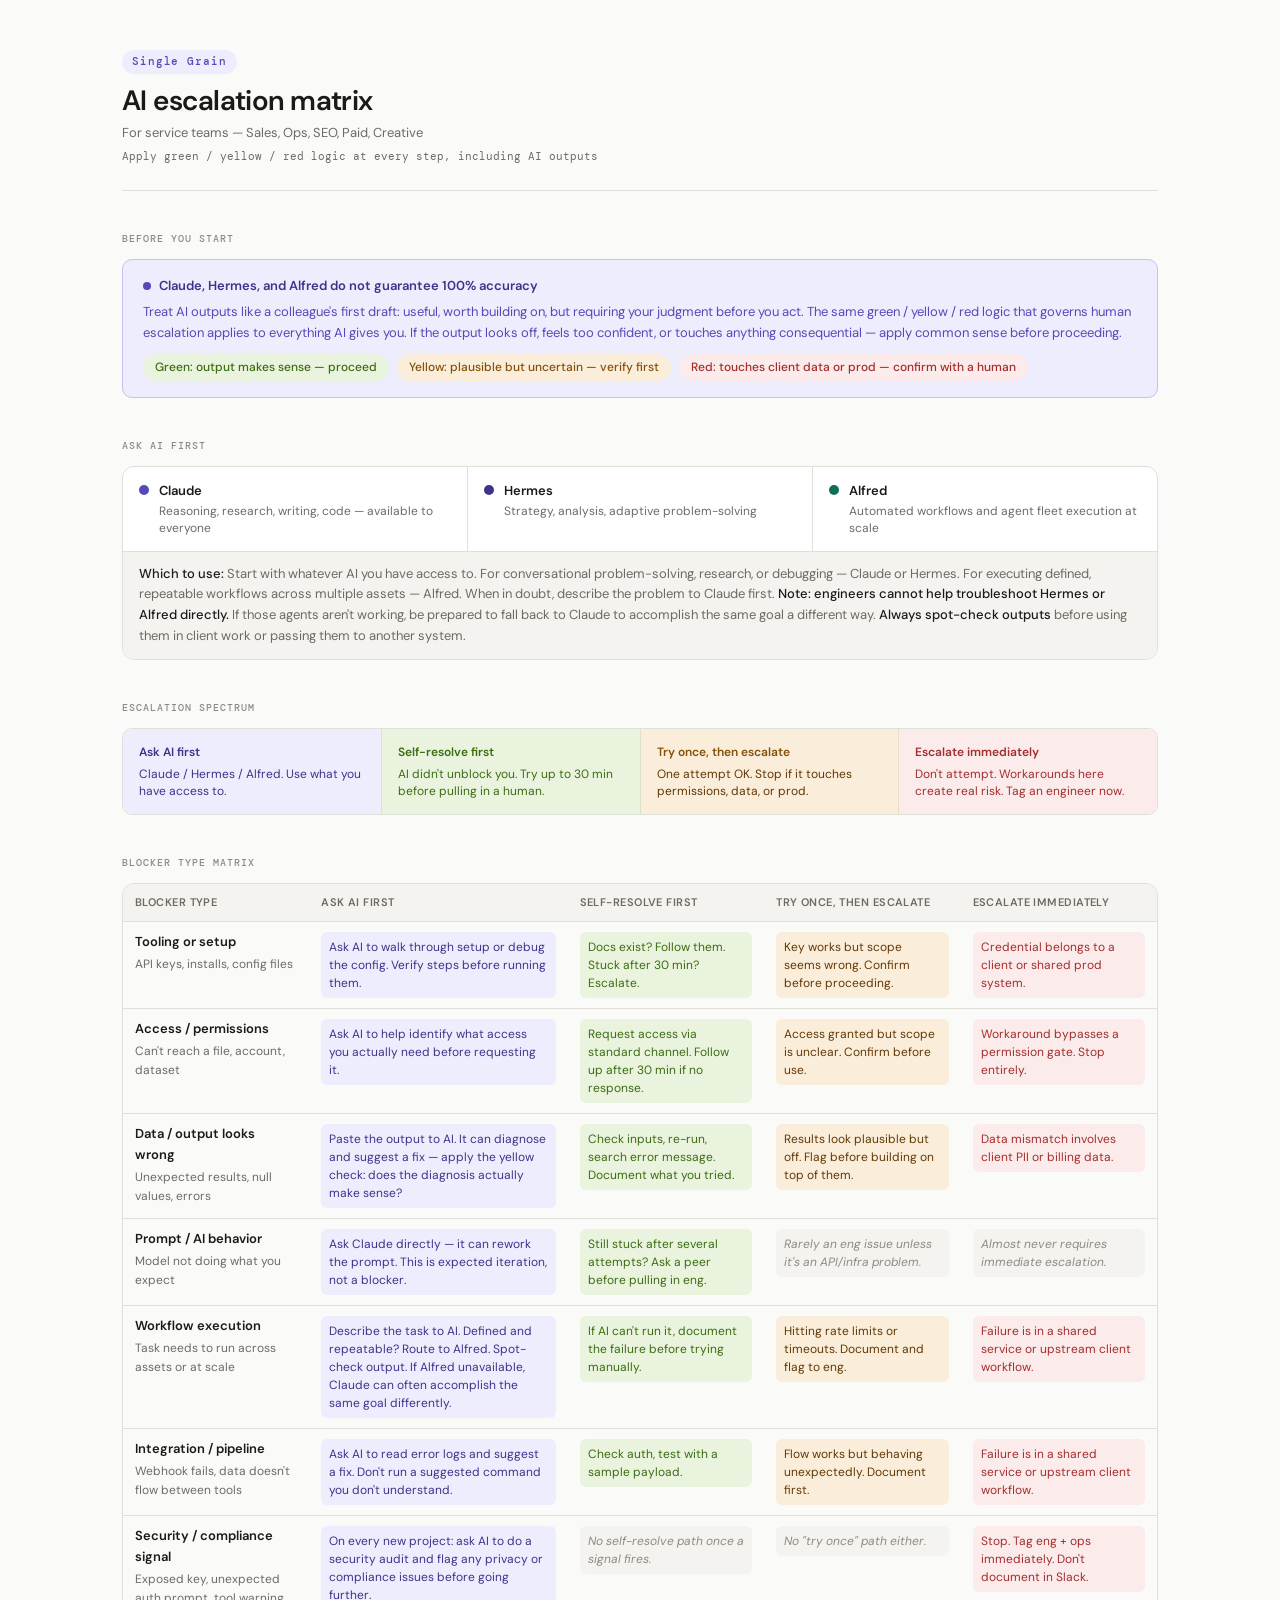
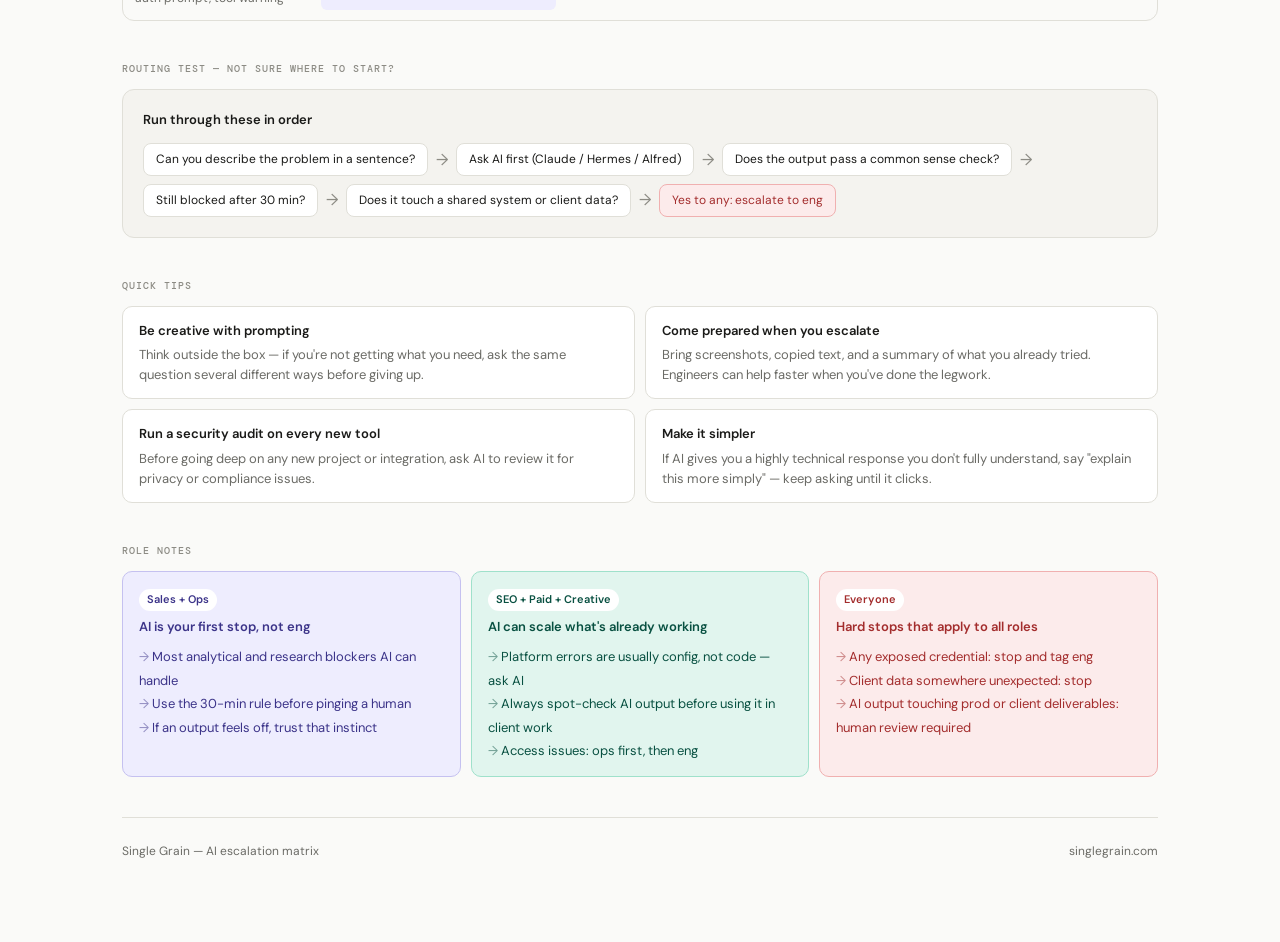
<file: ai-escalation-matrix.html>
<!DOCTYPE html>
<html lang="en">
<head>
<meta charset="UTF-8">
<meta name="viewport" content="width=device-width, initial-scale=1.0">
<title>AI Escalation Matrix — Single Grain</title>
<link rel="preconnect" href="https://fonts.googleapis.com">
<link rel="preconnect" href="https://fonts.gstatic.com" crossorigin>
<link href="https://fonts.googleapis.com/css2?family=DM+Sans:wght@300;400;500;600&family=DM+Mono:wght@400;500&display=swap" rel="stylesheet">
<style>
  :root {
    --purple-light: #EEEDFE; --purple-mid: #534AB7; --purple-dark: #3C3489;
    --green-light: #EAF3DE; --green-dark: #3B6D11;
    --yellow-light: #FAEEDA; --yellow-dark: #854F0B; --yellow-text: #633806;
    --red-light: #FCEBEB; --red-dark: #A32D2D;
    --gray-light: #F4F3EF; --gray-mid: #8C8B84; --gray-dark: #3A3A38;
    --teal-light: #E1F5EE; --teal-dark: #085041;
    --border: #E0DFD8; --text: #1A1A18; --text-muted: #6B6B66;
    --bg: #FAFAF8; --card-bg: #FFFFFF;
    --font: 'DM Sans', sans-serif; --mono: 'DM Mono', monospace;
  }
  *, *::before, *::after { box-sizing: border-box; margin: 0; padding: 0; }
  body { font-family: var(--font); background: var(--bg); color: var(--text); font-size: 15px; line-height: 1.6; }
  .page { max-width: 1100px; margin: 0 auto; padding: 3rem 2rem 5rem; }
  .header { margin-bottom: 2.5rem; padding-bottom: 1.5rem; border-bottom: 1px solid var(--border); }
  .org-tag { font-family: var(--mono); font-size: 11px; font-weight: 500; letter-spacing: 0.08em; color: var(--purple-mid); background: var(--purple-light); padding: 3px 10px; border-radius: 20px; display: inline-block; margin-bottom: 10px; }
  h1 { font-size: 28px; font-weight: 600; letter-spacing: -0.02em; line-height: 1.2; }
  .header-meta { font-size: 13px; color: var(--text-muted); margin-top: 6px; }
  .updated { font-family: var(--mono); font-size: 11px; color: var(--text-muted); margin-top: 4px; }
  .section-label { font-family: var(--mono); font-size: 10px; font-weight: 500; letter-spacing: 0.1em; text-transform: uppercase; color: var(--gray-mid); margin-bottom: 12px; }
  .caveat { background: var(--purple-light); border: 1px solid #C5C1F0; border-radius: 10px; padding: 1rem 1.25rem; margin-bottom: 2rem; }
  .caveat-title { font-size: 13px; font-weight: 600; color: var(--purple-dark); margin-bottom: 6px; display: flex; align-items: center; gap: 8px; }
  .caveat-title::before { content: ''; width: 8px; height: 8px; border-radius: 50%; background: var(--purple-mid); flex-shrink: 0; }
  .caveat-body { font-size: 13px; color: var(--purple-mid); line-height: 1.6; margin-bottom: 10px; }
  .caveat-pills { display: flex; gap: 8px; flex-wrap: wrap; }
  .pill { font-size: 12px; font-weight: 500; padding: 4px 12px; border-radius: 20px; }
  .pill-green { background: var(--green-light); color: var(--green-dark); }
  .pill-yellow { background: var(--yellow-light); color: var(--yellow-dark); }
  .pill-red { background: var(--red-light); color: var(--red-dark); }
  .ai-card { background: var(--card-bg); border: 1px solid var(--border); border-radius: 12px; margin-bottom: 2rem; overflow: hidden; }
  .ai-pills-row { display: flex; border-bottom: 1px solid var(--border); }
  .ai-tool { flex: 1; padding: 14px 16px; display: flex; align-items: flex-start; gap: 10px; border-right: 1px solid var(--border); }
  .ai-tool:last-child { border-right: none; }
  .tool-dot { width: 10px; height: 10px; border-radius: 50%; flex-shrink: 0; margin-top: 4px; }
  .dot-claude { background: #534AB7; } .dot-hermes { background: #3C3489; } .dot-alfred { background: #0F6E56; }
  .tool-name { font-size: 13px; font-weight: 600; }
  .tool-desc { font-size: 12px; color: var(--text-muted); line-height: 1.4; margin-top: 1px; }
  .ai-note { padding: 12px 16px; font-size: 13px; color: var(--text-muted); line-height: 1.6; background: var(--gray-light); }
  .ai-note strong { color: var(--text); font-weight: 500; }
  .spectrum { display: flex; border-radius: 10px; overflow: hidden; border: 1px solid var(--border); margin-bottom: 2rem; }
  .zone { flex: 1; padding: 14px 16px; border-right: 1px solid rgba(0,0,0,0.07); }
  .zone:last-child { border-right: none; }
  .zone-label { font-size: 12px; font-weight: 600; margin-bottom: 4px; }
  .zone-desc { font-size: 12px; line-height: 1.4; }
  .zone-purple { background: var(--purple-light); } .zone-purple .zone-label, .zone-purple .zone-desc { color: var(--purple-dark); }
  .zone-green { background: var(--green-light); } .zone-green .zone-label, .zone-green .zone-desc { color: var(--green-dark); }
  .zone-yellow { background: var(--yellow-light); } .zone-yellow .zone-label { color: var(--yellow-dark); } .zone-yellow .zone-desc { color: var(--yellow-text); }
  .zone-red { background: var(--red-light); } .zone-red .zone-label, .zone-red .zone-desc { color: var(--red-dark); }
  .matrix-wrap { overflow-x: auto; margin-bottom: 2rem; border: 1px solid var(--border); border-radius: 12px; }
  table { width: 100%; border-collapse: collapse; font-size: 13px; min-width: 700px; }
  thead tr { background: var(--gray-light); }
  th { padding: 10px 12px; text-align: left; font-size: 11px; font-weight: 600; color: var(--text-muted); letter-spacing: 0.04em; text-transform: uppercase; border-bottom: 1px solid var(--border); }
  td { padding: 10px 12px; vertical-align: top; border-bottom: 1px solid var(--border); }
  tbody tr:last-child td { border-bottom: none; }
  tbody tr:hover { background: #FAFAF6; }
  .blocker-name { font-weight: 600; font-size: 13px; }
  .blocker-ex { font-size: 12px; color: var(--text-muted); margin-top: 2px; }
  .c-purple { background: var(--purple-light); color: var(--purple-dark); border-radius: 6px; padding: 6px 8px; font-size: 12px; line-height: 1.5; }
  .c-green { background: var(--green-light); color: var(--green-dark); border-radius: 6px; padding: 6px 8px; font-size: 12px; line-height: 1.5; }
  .c-yellow { background: var(--yellow-light); color: var(--yellow-text); border-radius: 6px; padding: 6px 8px; font-size: 12px; line-height: 1.5; }
  .c-red { background: var(--red-light); color: var(--red-dark); border-radius: 6px; padding: 6px 8px; font-size: 12px; line-height: 1.5; }
  .c-gray { background: var(--gray-light); color: var(--gray-mid); border-radius: 6px; padding: 6px 8px; font-size: 12px; line-height: 1.5; font-style: italic; }
  .routing { background: var(--gray-light); border: 1px solid var(--border); border-radius: 12px; padding: 1.25rem; margin-bottom: 2rem; }
  .routing-title { font-size: 13px; font-weight: 600; margin-bottom: 12px; }
  .routing-steps { display: flex; gap: 8px; align-items: center; flex-wrap: wrap; }
  .rt-step { background: var(--card-bg); border: 1px solid var(--border); border-radius: 8px; padding: 7px 12px; font-size: 12px; line-height: 1.4; }
  .rt-arrow { color: var(--gray-mid); font-size: 16px; flex-shrink: 0; }
  .rt-stop { background: var(--red-light); border-color: #F0B0B0; color: var(--red-dark); }
  .tips-grid { display: grid; grid-template-columns: 1fr 1fr; gap: 10px; margin-bottom: 2rem; }
  .tip { background: var(--card-bg); border: 1px solid var(--border); border-radius: 10px; padding: 14px 16px; }
  .tip-title { font-size: 13px; font-weight: 600; margin-bottom: 4px; }
  .tip-body { font-size: 13px; color: var(--text-muted); line-height: 1.5; }
  .role-grid { display: grid; grid-template-columns: repeat(3, 1fr); gap: 10px; margin-bottom: 2rem; }
  .role-card { border-radius: 10px; padding: 14px 16px; border: 1px solid transparent; }
  .role-tag { font-size: 11px; font-weight: 600; display: inline-block; margin-bottom: 6px; padding: 2px 8px; border-radius: 20px; }
  .role-card h3 { font-size: 13px; font-weight: 600; margin-bottom: 8px; }
  .role-card ul { list-style: none; font-size: 13px; line-height: 1.8; }
  .role-card ul li::before { content: "→ "; opacity: 0.5; }
  .role-purple { background: var(--purple-light); border-color: #C5C1F0; }
  .role-purple .role-tag { background: white; color: var(--purple-dark); }
  .role-purple h3, .role-purple ul { color: var(--purple-dark); }
  .role-teal { background: var(--teal-light); border-color: #9FE1CB; }
  .role-teal .role-tag { background: white; color: var(--teal-dark); }
  .role-teal h3, .role-teal ul { color: var(--teal-dark); }
  .role-red { background: var(--red-light); border-color: #F0B0B0; }
  .role-red .role-tag { background: white; color: var(--red-dark); }
  .role-red h3, .role-red ul { color: var(--red-dark); }
  .footer { border-top: 1px solid var(--border); padding-top: 1.5rem; font-size: 12px; color: var(--text-muted); display: flex; justify-content: space-between; align-items: center; flex-wrap: wrap; gap: 8px; }
  section { margin-bottom: 2.5rem; }
  @media (max-width: 700px) {
    .ai-pills-row { flex-direction: column; } .ai-tool { border-right: none; border-bottom: 1px solid var(--border); }
    .spectrum { flex-direction: column; } .zone { border-right: none; border-bottom: 1px solid rgba(0,0,0,0.07); }
    .tips-grid, .role-grid { grid-template-columns: 1fr; } h1 { font-size: 22px; }
  }
</style>
</head>
<body>
<div class="page">
  <header class="header">
    <div class="org-tag">Single Grain</div>
    <div class="header-top">
      <div>
        <h1>AI escalation matrix</h1>
        <p class="header-meta">For service teams — Sales, Ops, SEO, Paid, Creative</p>
        <p class="updated">Apply green / yellow / red logic at every step, including AI outputs</p>
      </div>
    </div>
  </header>
  <section>
    <p class="section-label">Before you start</p>
    <div class="caveat">
      <div class="caveat-title">Claude, Hermes, and Alfred do not guarantee 100% accuracy</div>
      <p class="caveat-body">Treat AI outputs like a colleague's first draft: useful, worth building on, but requiring your judgment before you act. The same green / yellow / red logic that governs human escalation applies to everything AI gives you. If the output looks off, feels too confident, or touches anything consequential — apply common sense before proceeding.</p>
      <div class="caveat-pills">
        <span class="pill pill-green">Green: output makes sense — proceed</span>
        <span class="pill pill-yellow">Yellow: plausible but uncertain — verify first</span>
        <span class="pill pill-red">Red: touches client data or prod — confirm with a human</span>
      </div>
    </div>
  </section>
  <section>
    <p class="section-label">Ask AI first</p>
    <div class="ai-card">
      <div class="ai-pills-row">
        <div class="ai-tool"><div class="tool-dot dot-claude"></div><div class="tool-info"><div class="tool-name">Claude</div><div class="tool-desc">Reasoning, research, writing, code — available to everyone</div></div></div>
        <div class="ai-tool"><div class="tool-dot dot-hermes"></div><div class="tool-info"><div class="tool-name">Hermes</div><div class="tool-desc">Strategy, analysis, adaptive problem-solving</div></div></div>
        <div class="ai-tool"><div class="tool-dot dot-alfred"></div><div class="tool-info"><div class="tool-name">Alfred</div><div class="tool-desc">Automated workflows and agent fleet execution at scale</div></div></div>
      </div>
      <div class="ai-note"><strong>Which to use:</strong> Start with whatever AI you have access to. For conversational problem-solving, research, or debugging — Claude or Hermes. For executing defined, repeatable workflows across multiple assets — Alfred. When in doubt, describe the problem to Claude first. <strong>Note: engineers cannot help troubleshoot Hermes or Alfred directly.</strong> If those agents aren't working, be prepared to fall back to Claude to accomplish the same goal a different way. <strong>Always spot-check outputs</strong> before using them in client work or passing them to another system.</div>
    </div>
  </section>
  <section>
    <p class="section-label">Escalation spectrum</p>
    <div class="spectrum">
      <div class="zone zone-purple"><div class="zone-label">Ask AI first</div><div class="zone-desc">Claude / Hermes / Alfred. Use what you have access to.</div></div>
      <div class="zone zone-green"><div class="zone-label">Self-resolve first</div><div class="zone-desc">AI didn't unblock you. Try up to 30 min before pulling in a human.</div></div>
      <div class="zone zone-yellow"><div class="zone-label">Try once, then escalate</div><div class="zone-desc">One attempt OK. Stop if it touches permissions, data, or prod.</div></div>
      <div class="zone zone-red"><div class="zone-label">Escalate immediately</div><div class="zone-desc">Don't attempt. Workarounds here create real risk. Tag an engineer now.</div></div>
    </div>
  </section>
  <section>
    <p class="section-label">Blocker type matrix</p>
    <div class="matrix-wrap">
      <table>
        <thead><tr><th style="width:18%">Blocker type</th><th style="width:25%">Ask AI first</th><th style="width:19%">Self-resolve first</th><th style="width:19%">Try once, then escalate</th><th style="width:19%">Escalate immediately</th></tr></thead>
        <tbody>
          <tr><td><div class="blocker-name">Tooling or setup</div><div class="blocker-ex">API keys, installs, config files</div></td><td><div class="c-purple">Ask AI to walk through setup or debug the config. Verify steps before running them.</div></td><td><div class="c-green">Docs exist? Follow them. Stuck after 30 min? Escalate.</div></td><td><div class="c-yellow">Key works but scope seems wrong. Confirm before proceeding.</div></td><td><div class="c-red">Credential belongs to a client or shared prod system.</div></td></tr>
          <tr><td><div class="blocker-name">Access / permissions</div><div class="blocker-ex">Can't reach a file, account, dataset</div></td><td><div class="c-purple">Ask AI to help identify what access you actually need before requesting it.</div></td><td><div class="c-green">Request access via standard channel. Follow up after 30 min if no response.</div></td><td><div class="c-yellow">Access granted but scope is unclear. Confirm before use.</div></td><td><div class="c-red">Workaround bypasses a permission gate. Stop entirely.</div></td></tr>
          <tr><td><div class="blocker-name">Data / output looks wrong</div><div class="blocker-ex">Unexpected results, null values, errors</div></td><td><div class="c-purple">Paste the output to AI. It can diagnose and suggest a fix — apply the yellow check: does the diagnosis actually make sense?</div></td><td><div class="c-green">Check inputs, re-run, search error message. Document what you tried.</div></td><td><div class="c-yellow">Results look plausible but off. Flag before building on top of them.</div></td><td><div class="c-red">Data mismatch involves client PII or billing data.</div></td></tr>
          <tr><td><div class="blocker-name">Prompt / AI behavior</div><div class="blocker-ex">Model not doing what you expect</div></td><td><div class="c-purple">Ask Claude directly — it can rework the prompt. This is expected iteration, not a blocker.</div></td><td><div class="c-green">Still stuck after several attempts? Ask a peer before pulling in eng.</div></td><td><div class="c-gray">Rarely an eng issue unless it's an API/infra problem.</div></td><td><div class="c-gray">Almost never requires immediate escalation.</div></td></tr>
          <tr><td><div class="blocker-name">Workflow execution</div><div class="blocker-ex">Task needs to run across assets or at scale</div></td><td><div class="c-purple">Describe the task to AI. Defined and repeatable? Route to Alfred. Spot-check output. If Alfred unavailable, Claude can often accomplish the same goal differently.</div></td><td><div class="c-green">If AI can't run it, document the failure before trying manually.</div></td><td><div class="c-yellow">Hitting rate limits or timeouts. Document and flag to eng.</div></td><td><div class="c-red">Failure is in a shared service or upstream client workflow.</div></td></tr>
          <tr><td><div class="blocker-name">Integration / pipeline</div><div class="blocker-ex">Webhook fails, data doesn't flow between tools</div></td><td><div class="c-purple">Ask AI to read error logs and suggest a fix. Don't run a suggested command you don't understand.</div></td><td><div class="c-green">Check auth, test with a sample payload.</div></td><td><div class="c-yellow">Flow works but behaving unexpectedly. Document first.</div></td><td><div class="c-red">Failure is in a shared service or upstream client workflow.</div></td></tr>
          <tr><td><div class="blocker-name">Security / compliance signal</div><div class="blocker-ex">Exposed key, unexpected auth prompt, tool warning</div></td><td><div class="c-purple">On every new project: ask AI to do a security audit and flag any privacy or compliance issues before going further.</div></td><td><div class="c-gray">No self-resolve path once a signal fires.</div></td><td><div class="c-gray">No "try once" path either.</div></td><td><div class="c-red">Stop. Tag eng + ops immediately. Don't document in Slack.</div></td></tr>
        </tbody>
      </table>
    </div>
  </section>
  <section>
    <p class="section-label">Routing test — not sure where to start?</p>
    <div class="routing">
      <div class="routing-title">Run through these in order</div>
      <div class="routing-steps">
        <div class="rt-step">Can you describe the problem in a sentence?</div><span class="rt-arrow">→</span>
        <div class="rt-step">Ask AI first (Claude / Hermes / Alfred)</div><span class="rt-arrow">→</span>
        <div class="rt-step">Does the output pass a common sense check?</div><span class="rt-arrow">→</span>
        <div class="rt-step">Still blocked after 30 min?</div><span class="rt-arrow">→</span>
        <div class="rt-step">Does it touch a shared system or client data?</div><span class="rt-arrow">→</span>
        <div class="rt-step rt-stop">Yes to any: escalate to eng</div>
      </div>
    </div>
  </section>
  <section>
    <p class="section-label">Quick tips</p>
    <div class="tips-grid">
      <div class="tip"><div class="tip-title">Be creative with prompting</div><div class="tip-body">Think outside the box — if you're not getting what you need, ask the same question several different ways before giving up.</div></div>
      <div class="tip"><div class="tip-title">Come prepared when you escalate</div><div class="tip-body">Bring screenshots, copied text, and a summary of what you already tried. Engineers can help faster when you've done the legwork.</div></div>
      <div class="tip"><div class="tip-title">Run a security audit on every new tool</div><div class="tip-body">Before going deep on any new project or integration, ask AI to review it for privacy or compliance issues.</div></div>
      <div class="tip"><div class="tip-title">Make it simpler</div><div class="tip-body">If AI gives you a highly technical response you don't fully understand, say "explain this more simply" — keep asking until it clicks.</div></div>
    </div>
  </section>
  <section>
    <p class="section-label">Role notes</p>
    <div class="role-grid">
      <div class="role-card role-purple"><span class="role-tag">Sales + Ops</span><h3>AI is your first stop, not eng</h3><ul><li>Most analytical and research blockers AI can handle</li><li>Use the 30-min rule before pinging a human</li><li>If an output feels off, trust that instinct</li></ul></div>
      <div class="role-card role-teal"><span class="role-tag">SEO + Paid + Creative</span><h3>AI can scale what's already working</h3><ul><li>Platform errors are usually config, not code — ask AI</li><li>Always spot-check AI output before using it in client work</li><li>Access issues: ops first, then eng</li></ul></div>
      <div class="role-card role-red"><span class="role-tag">Everyone</span><h3>Hard stops that apply to all roles</h3><ul><li>Any exposed credential: stop and tag eng</li><li>Client data somewhere unexpected: stop</li><li>AI output touching prod or client deliverables: human review required</li></ul></div>
    </div>
  </section>
  <footer class="footer"><span>Single Grain — AI escalation matrix</span><span>singlegrain.com</span></footer>
</div>
</body>
</html>
</file>
